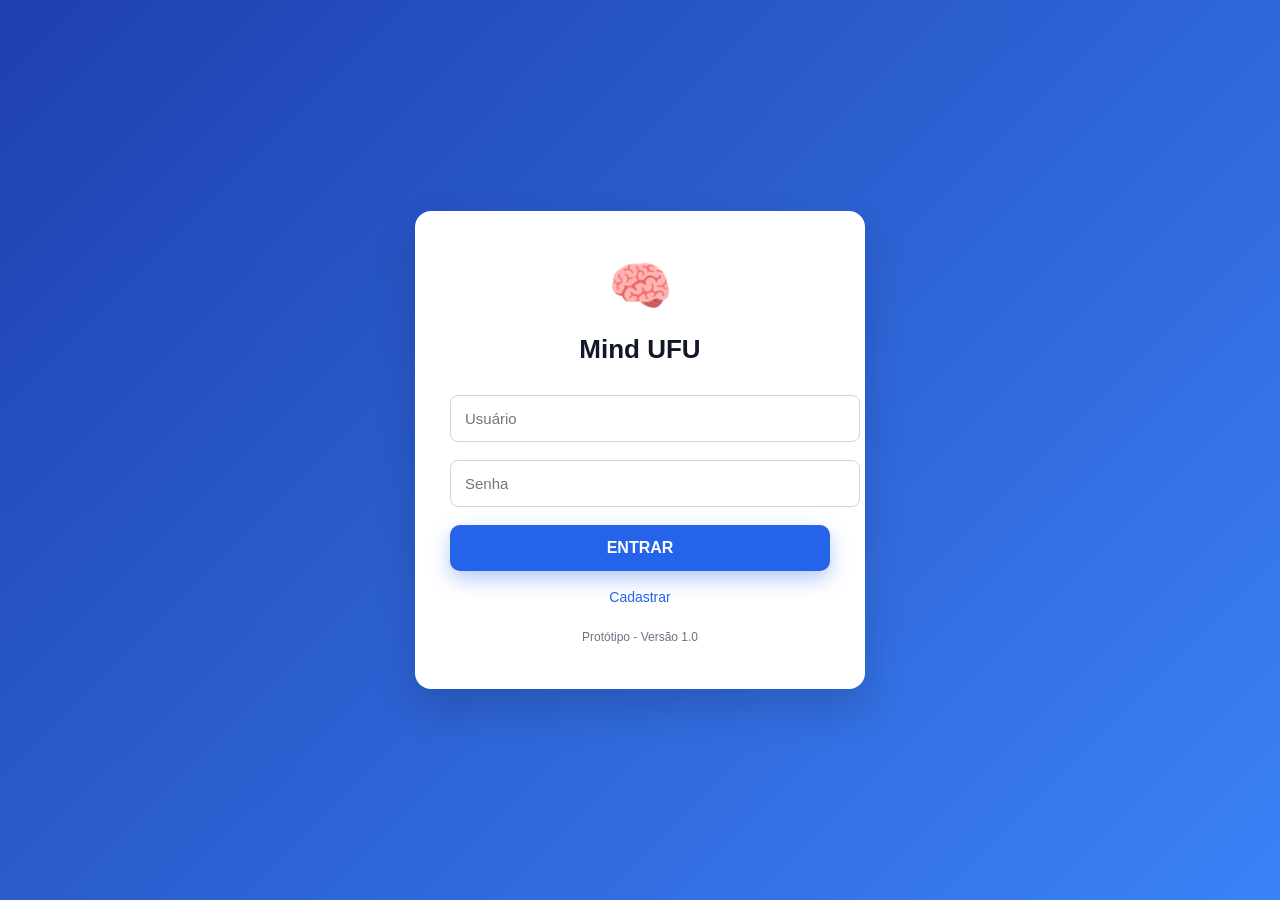
<file: index.html>
<!DOCTYPE html>
<html lang="pt-BR">
<head>
    <meta charset="UTF-8">
    <meta name="viewport" content="width=device-width, initial-scale=1.0">
    <title>Login - Mind UFU</title>
    <style>
        body {
            margin: 0;
            font-family: "Segoe UI", sans-serif;
            background: linear-gradient(135deg, #1e40af, #3b82f6);
            height: 100vh;
            display: flex;
            align-items: center;
            justify-content: center;
        }

        .login-card {
            background: #fff;
            width: 100%;
            max-width: 380px;
            padding: 45px 35px;
            border-radius: 16px;
            text-align: center;
            box-shadow: 0 20px 40px rgba(0,0,0,0.15);
        }

        .logo {
            font-size: 52px;
            margin-bottom: 10px;
        }

        h1 {
            margin-bottom: 30px;
            color: #111827;
            font-size: 26px;
        }

        input {
            width: 100%;
            padding: 14px;
            margin-bottom: 18px;
            border-radius: 8px;
            border: 1px solid #d1d5db;
            font-size: 15px;
            transition: all 0.2s ease;
        }

        input:focus {
            outline: none;
            border-color: #2563eb;
            box-shadow: 0 0 0 3px rgba(37, 99, 235, 0.15);
        }

        button {
            width: 100%;
            padding: 14px;
            background: #2563eb;
            color: #fff;
            font-size: 16px;
            font-weight: 600;
            border: none;
            border-radius: 10px;
            cursor: pointer;
            transition: all 0.2s ease;
            box-shadow: 0 8px 20px rgba(37, 99, 235, 0.35);
        }

        button:hover {
            background: #1d4ed8;
            transform: translateY(-1px);
        }

        .links {
            margin-top: 18px;
        }

        .links a {
            display: block;
            font-size: 14px;
            color: #2563eb;
            text-decoration: none;
            margin-top: 6px;
        }

        .links a:hover {
            text-decoration: underline;
        }

        .footer {
            margin-top: 25px;
            font-size: 12px;
            color: #6b7280;
        }
    </style>
</head>
<body>
    <div class="login-card">
        <span class="logo">🧠</span>
        <h1>Mind UFU</h1>

        <form onsubmit="event.preventDefault(); window.location.href='dashboard.php'">
            
            <input type="text" placeholder="Usuário" required>
            
            <input type="password" placeholder="Senha" required>

            <button type="submit">ENTRAR</button>
        </form>

         <div class="links">
            <a href="cadastro.html">Cadastrar</a>
        </div>

        <div class="footer">Protótipo - Versão 1.0</div>
    </div>
</body>
</html>
</file>
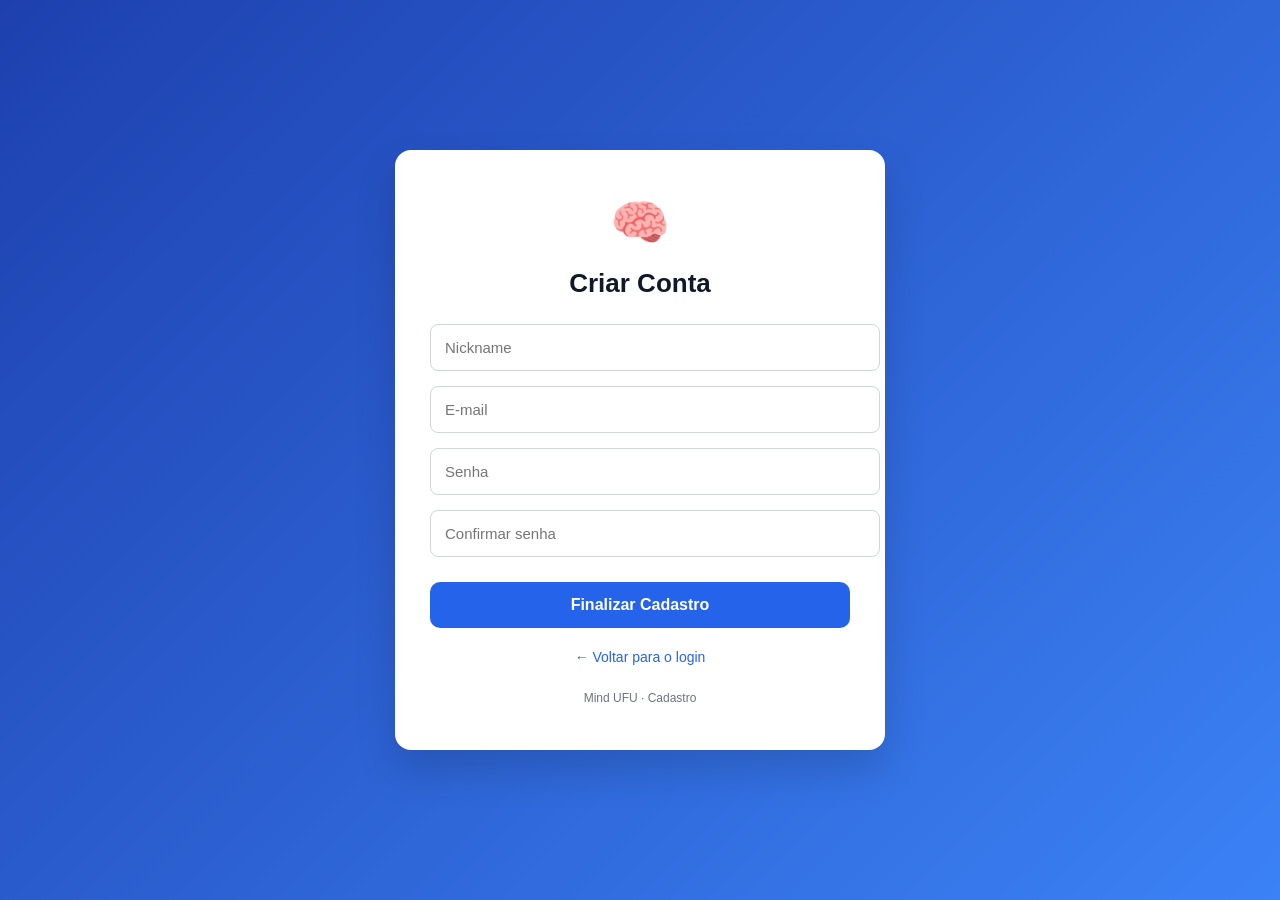
<file: cadastro.html>
<!DOCTYPE html>
<html lang="pt-BR">
<head>
    <meta charset="UTF-8">
    <meta name="viewport" content="width=device-width, initial-scale=1.0">
    <title>Cadastro - Mind UFU</title>

    <style>
        body {
            margin: 0;
            font-family: "Segoe UI", sans-serif;
            background: linear-gradient(135deg, #1e40af, #3b82f6);
            height: 100vh;
            display: flex;
            align-items: center;
            justify-content: center;
        }

        .card {
            background: #ffffff;
            width: 100%;
            max-width: 420px;
            padding: 45px 35px;
            border-radius: 16px;
            text-align: center;
            box-shadow: 0 20px 40px rgba(0,0,0,0.15);
        }

        .logo {
            font-size: 48px;
            margin-bottom: 10px;
        }

        h1 {
            margin-bottom: 25px;
            color: #111827;
            font-size: 26px;
        }

        input {
            width: 100%;
            padding: 14px;
            margin-bottom: 15px;
            border-radius: 8px;
            border: 1px solid #d1d5db;
            font-size: 15px;
        }

        button {
            width: 100%;
            padding: 14px;
            margin-top: 10px;
            background: #2563eb;
            color: #ffffff;
            font-size: 16px;
            font-weight: 600;
            border: none;
            border-radius: 10px;
            cursor: pointer;
        }

        button:hover {
            background: #1d4ed8;
        }

        .links {
            margin-top: 20px;
        }

        .links a {
            font-size: 14px;
            color: #2563eb;
            text-decoration: none;
        }

        .footer {
            margin-top: 25px;
            font-size: 12px;
            color: #6b7280;
        }
    </style>
</head>

<body>
    <div class="card">
        <div class="logo">🧠</div>
        <h1>Criar Conta</h1>

        <form method="POST" action="php/criar_usuario.php">
            <input type="text" name="nome" placeholder="Nickname" required>
            <input type="email" name="email" placeholder="E-mail" required>
            <input type="password" name="senha" placeholder="Senha" required>
            <input type="password" name="confirmar_senha" placeholder="Confirmar senha" required>

            <button type="submit">Finalizar Cadastro</button>
        </form>

        <div class="links">
            <a href="index.html">← Voltar para o login</a>
        </div>

        <div class="footer">Mind UFU · Cadastro</div>
    </div>
</body>
</html>
</file>
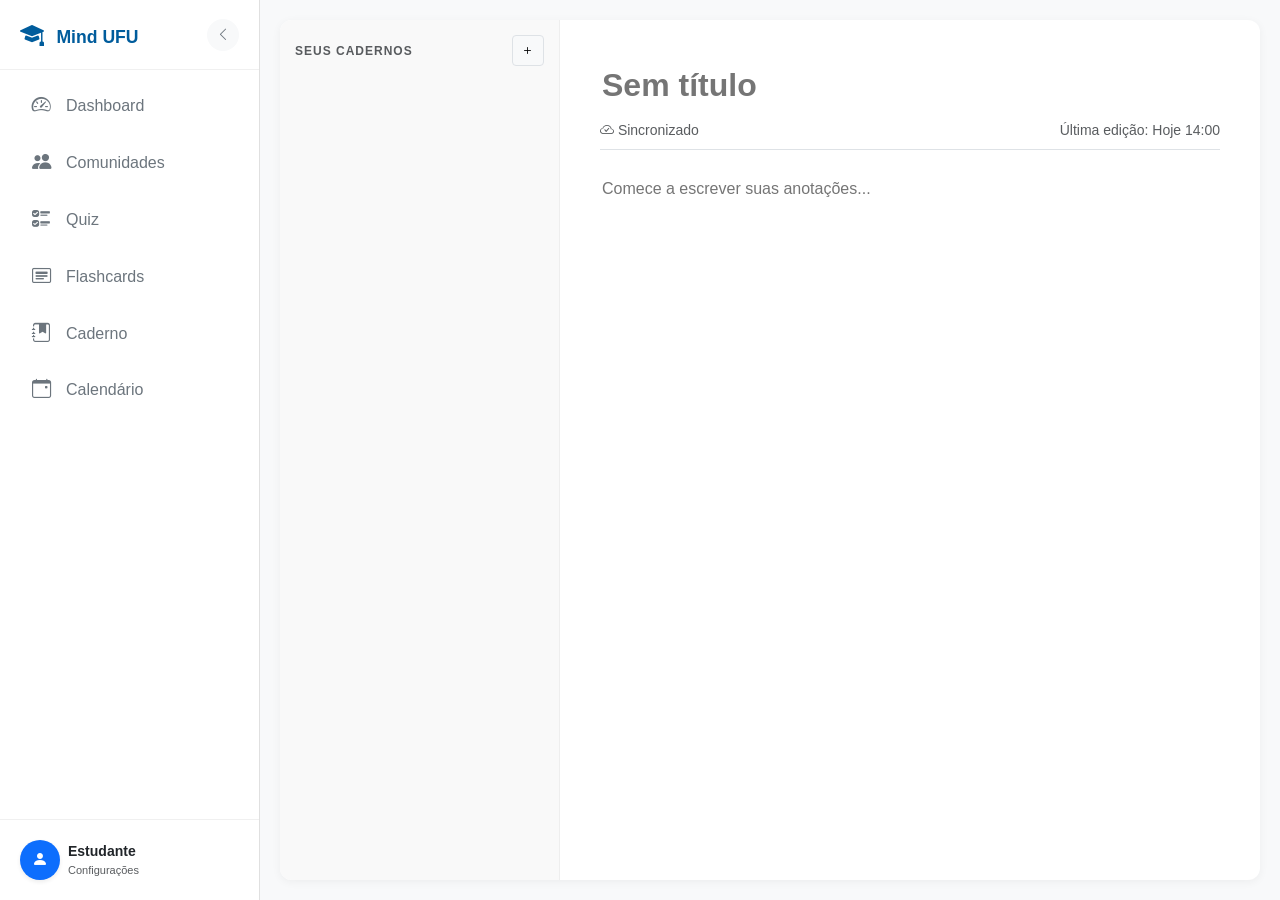
<file: caderno.html>
<!DOCTYPE html>
<html lang="pt-BR">
<head>
    <meta charset="UTF-8">
    <title>Caderno - Mind UFU</title>
    
    <link href="https://cdn.jsdelivr.net/npm/bootstrap@5.3.0/dist/css/bootstrap.min.css" rel="stylesheet">
    <link rel="stylesheet" href="https://cdn.jsdelivr.net/npm/bootstrap-icons@1.11.3/font/bootstrap-icons.min.css">
    <link rel="stylesheet" href="assets/css/style-global.css">

    <style>
        .notebook-wrapper { display: flex; height: calc(100vh - 40px); background: white; border-radius: 12px; overflow: hidden; box-shadow: 0 2px 10px rgba(0,0,0,0.05); }
        
        .notion-tree { 
            width: 280px; background: #f9f9f9; border-right: 1px solid #eee; 
            overflow-y: auto; padding: 15px; flex-shrink: 0; 
        }
        
        .editor-area { flex-grow: 1; padding: 40px; overflow-y: auto; }

        .tree-item { padding: 6px 10px; cursor: pointer; border-radius: 4px; font-size: 14px; color: #444; margin-bottom: 2px; }
        .tree-item:hover { background: #e9e9e9; }
        
        #note-title { font-size: 32px; font-weight: 700; border: none; outline: none; width: 100%; margin-bottom: 10px; color: #2c2c2c; }
        #note-body { border: none; outline: none; width: 100%; min-height: 60vh; font-size: 16px; line-height: 1.6; resize: none; color: #37352f; }
        
        @media (max-width: 768px) {
            .notebook-wrapper { flex-direction: column; }
            .notion-tree { width: 100%; height: 200px; border-bottom: 1px solid #eee; }
        }
    </style>
</head>
<body>

<div class="app-wrapper">
    <div id="sidebar-container"></div>

    <main class="main-content">
        <div class="notebook-wrapper">
            
            <aside class="notion-tree">
                <div class="d-flex justify-content-between align-items-center mb-3">
                    <span class="fw-bold text-muted" style="font-size: 12px; letter-spacing: 1px;">SEUS CADERNOS</span>
                    <button class="btn btn-sm btn-light border" onclick="criarItem('disciplina')"><i class="bi bi-plus"></i></button>
                </div>
                <div id="hierarquia-lista">
                    </div>
            </aside>

            <div class="editor-area">
                <input type="text" id="note-title" placeholder="Sem título" oninput="autoSave()">
                <div class="d-flex justify-content-between text-muted small border-bottom mb-4 pb-2">
                    <span id="save-status"><i class="bi bi-cloud-check"></i> Sincronizado</span>
                    <span>Última edição: Hoje 14:00</span>
                </div>
                <textarea id="note-body" placeholder="Comece a escrever suas anotações..." oninput="autoSave()"></textarea>
            </div>
        </div>
    </main>
</div>

<script src="https://code.jquery.com/jquery-3.6.0.min.js"></script>
<script src="https://cdn.jsdelivr.net/npm/bootstrap@5.3.0/dist/js/bootstrap.bundle.min.js"></script>
<script src="assets/js/sidebar.js"></script>

<script>
    let paginaAtivaId = null;

    $(document).ready(() => {
        if(typeof loadSidebar === 'function') loadSidebar();
        carregarMenu();
    });

    // MANTIVE SUAS FUNÇÕES ORIGINAIS
    function carregarMenu() {
        $.get('php/buscar_hierarquia.php', function(data) {
            try {
                const lista = JSON.parse(data);
                let html = '';
                lista.forEach(disc => {
                    html += `<div class="mt-2">
                        <div class="tree-item fw-bold d-flex justify-content-between align-items-center">
                            <span>📚 ${disc.nome}</span>
                            <button class="btn btn-sm py-0 px-1 text-muted" onclick="criarItem('pasta', ${disc.id})">+</button>
                        </div>`;
                    disc.pastas.forEach(pasta => {
                        html += `<div class="ps-3">
                            <div class="tree-item text-secondary d-flex justify-content-between align-items-center">
                                <span>📁 ${pasta.nome}</span>
                                <button class="btn btn-sm py-0 px-1 text-muted" onclick="criarItem('pagina', ${pasta.id})">+</button>
                            </div>`;
                        pasta.paginas.forEach(pag => {
                            html += `<div class="ps-3 tree-item" onclick="abrirPagina(${pag.id})">📄 ${pag.titulo}</div>`;
                        });
                        html += `</div>`;
                    });
                    html += `</div>`;
                });
                $('#hierarquia-lista').html(html);
            } catch(e) { console.log("Erro JSON menu"); }
        });
    }

    function abrirPagina(id) {
        paginaAtivaId = id;
        $.get('php/buscar_pagina.php', { id: id }, function(data) {
            try {
                const p = JSON.parse(data);
                $('#note-title').val(p.titulo);
                $('#note-body').val(p.conteudo);
                $('#save-status').html('<i class="bi bi-check-circle"></i> Carregado');
            } catch(e) {}
        });
    }

    function autoSave() {
        if (!paginaAtivaId) return;
        $('#save-status').text("Sincronizando...");
        $.post('php/salvar_pagina.php', {
            id: paginaAtivaId,
            titulo: $('#note-title').val(),
            conteudo: $('#note-body').val()
        }, function(res) {
            if(res.trim() === "Sucesso") $('#save-status').html('<i class="bi bi-cloud-check"></i> Salvo');
        });
    }

    function criarItem(tipo, pai_id = 0) {
        const nome = prompt(`Nome da ${tipo}:`);
        if(nome) $.post('php/criar_item.php', { tipo, nome, pai_id }, () => carregarMenu());
    }
</script>
</body>
</html>
</file>
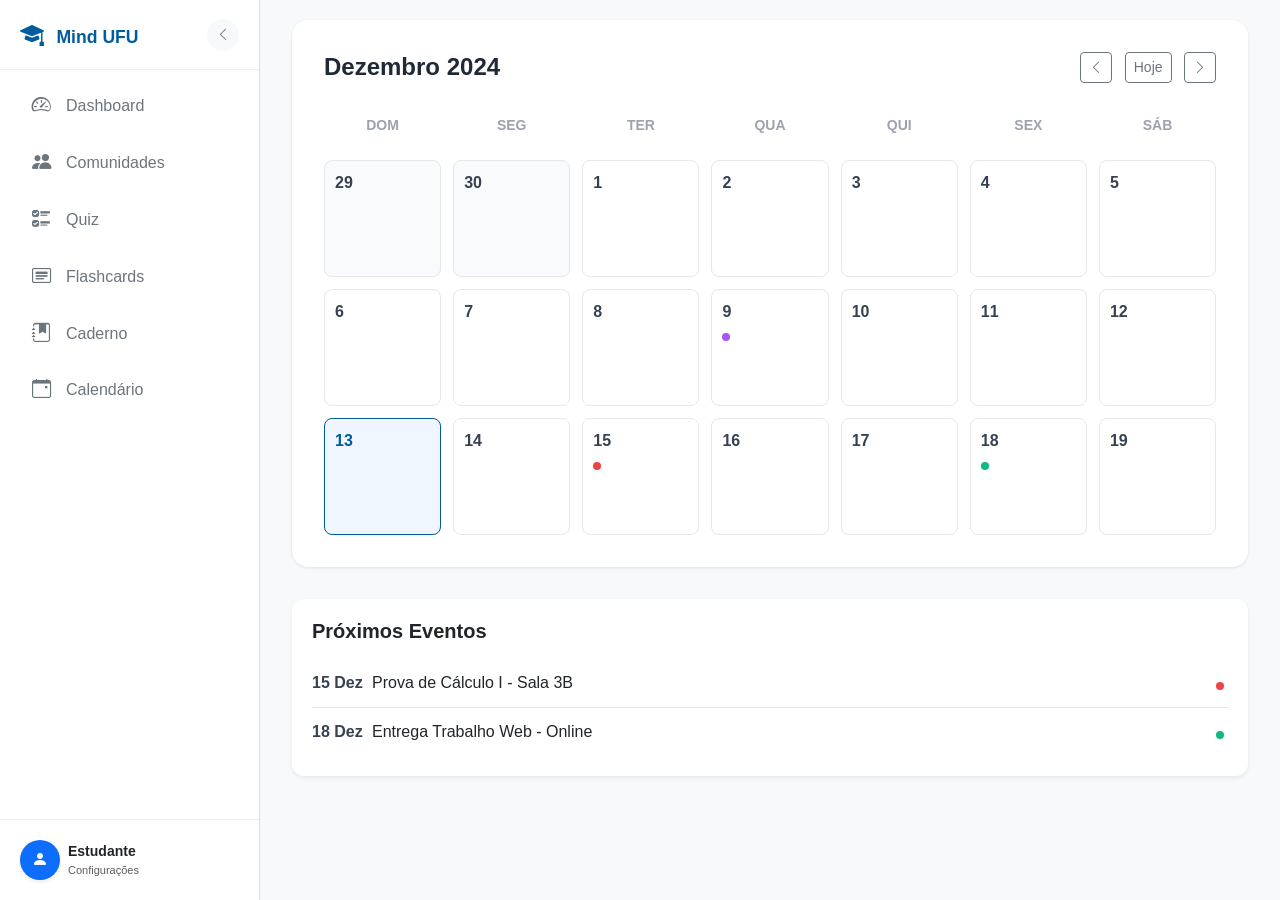
<file: calendario.html>
<!DOCTYPE html>
<html lang="pt-BR">
<head>
    <meta charset="UTF-8">
    <meta name="viewport" content="width=device-width, initial-scale=1.0">
    <title>Calendário - Mind UFU</title>
    
    <link href="https://cdn.jsdelivr.net/npm/bootstrap@5.3.0/dist/css/bootstrap.min.css" rel="stylesheet">
    <link rel="stylesheet" href="https://cdn.jsdelivr.net/npm/bootstrap-icons@1.11.3/font/bootstrap-icons.min.css">
    <link rel="stylesheet" href="assets/css/style-global.css">

    <style>
        /* CSS Específico do Calendário (Sem sidebar) */
        .calendar-container { background: white; border-radius: 16px; padding: 32px; box-shadow: 0 1px 3px rgba(0,0,0,0.1); }
        .calendar-header { display: flex; justify-content: space-between; align-items: center; margin-bottom: 32px; flex-wrap: wrap; gap: 10px; }
        .month-title { font-size: 24px; font-weight: bold; color: #1f2937; margin: 0; }
        
        .days-grid { display: grid; grid-template-columns: repeat(7, 1fr); gap: 12px; }
        .weekday { text-align: center; font-weight: 600; color: #9ca3af; padding-bottom: 12px; font-size: 14px; }
        
        .day { 
            aspect-ratio: 1; border: 1px solid #e5e7eb; border-radius: 8px; padding: 10px; 
            position: relative; transition: all 0.2s; cursor: pointer; background: white;
        }
        .day:hover { border-color: var(--ufu-indigo); background: #f9fafb; }
        .day-number { font-weight: 600; color: #374151; }
        .day.other-month { background: #f9fafb; color: #d1d5db; }
        .day.today { background: #eff6ff; border-color: var(--ufu-indigo); }
        .day.today .day-number { color: var(--ufu-indigo); }

        .event-dot {
            width: 8px; height: 8px; border-radius: 50%; margin-top: 6px; display: inline-block; margin-right: 4px;
        }
        .dot-red { background: #ef4444; }
        .dot-green { background: #10b981; }
        .dot-purple { background: #a855f7; }

        .event-list { margin-top: 32px; background: white; padding: 20px; border-radius: 12px; }
        .event-row { display: flex; align-items: center; padding: 12px 0; border-bottom: 1px solid #e5e7eb; }
        .event-date { width: 60px; font-weight: bold; color: #374151; }
        .event-desc { flex: 1; }
    </style>
</head>
<body>

<div class="app-wrapper">
    <div id="sidebar-container"></div>

    <main class="main-content">
        <div class="container-fluid">
            <div class="calendar-container">
                <div class="calendar-header">
                    <h2 class="month-title">Dezembro 2024</h2>
                    <div>
                        <button class="btn btn-outline-secondary btn-sm me-2"><i class="bi bi-chevron-left"></i></button>
                        <button class="btn btn-outline-secondary btn-sm me-2">Hoje</button>
                        <button class="btn btn-outline-secondary btn-sm"><i class="bi bi-chevron-right"></i></button>
                    </div>
                </div>

                <div class="days-grid">
                    <div class="weekday">DOM</div><div class="weekday">SEG</div><div class="weekday">TER</div><div class="weekday">QUA</div><div class="weekday">QUI</div><div class="weekday">SEX</div><div class="weekday">SÁB</div>

                    <div class="day other-month"><span class="day-number">29</span></div>
                    <div class="day other-month"><span class="day-number">30</span></div>
                    <div class="day"><span class="day-number">1</span></div>
                    <div class="day"><span class="day-number">2</span></div>
                    <div class="day"><span class="day-number">3</span></div>
                    <div class="day"><span class="day-number">4</span></div>
                    <div class="day"><span class="day-number">5</span></div>
                    
                    <div class="day"><span class="day-number">6</span></div>
                    <div class="day"><span class="day-number">7</span></div>
                    <div class="day"><span class="day-number">8</span></div>
                    <div class="day"><span class="day-number">9</span>
                        <div><span class="event-dot dot-purple"></span></div>
                    </div>
                    <div class="day"><span class="day-number">10</span></div>
                    <div class="day"><span class="day-number">11</span></div>
                    <div class="day"><span class="day-number">12</span></div>

                    <div class="day today"><span class="day-number">13</span></div>
                    <div class="day"><span class="day-number">14</span></div>
                    <div class="day"><span class="day-number">15</span>
                        <div><span class="event-dot dot-red"></span></div>
                    </div>
                    <div class="day"><span class="day-number">16</span></div>
                    <div class="day"><span class="day-number">17</span></div>
                    <div class="day"><span class="day-number">18</span>
                        <div><span class="event-dot dot-green"></span></div>
                    </div>
                    <div class="day"><span class="day-number">19</span></div>
                </div>
            </div>

            <div class="event-list shadow-sm">
                <h3 class="fw-bold mb-3 fs-5">Próximos Eventos</h3>
                <div class="event-row">
                    <div class="event-date">15 Dez</div>
                    <div class="event-desc">Prova de Cálculo I - Sala 3B</div>
                    <span class="event-dot dot-red"></span>
                </div>
                <div class="event-row border-0">
                    <div class="event-date">18 Dez</div>
                    <div class="event-desc">Entrega Trabalho Web - Online</div>
                    <span class="event-dot dot-green"></span>
                </div>
            </div>
        </div>
    </main>
</div>

<script src="https://code.jquery.com/jquery-3.6.0.min.js"></script>
<script src="https://cdn.jsdelivr.net/npm/bootstrap@5.3.0/dist/js/bootstrap.bundle.min.js"></script>
<script src="assets/js/sidebar.js"></script>
<script>
    $(document).ready(() => {
        if(typeof loadSidebar === 'function') loadSidebar();
    });
</script>
</body>
</html>
</file>
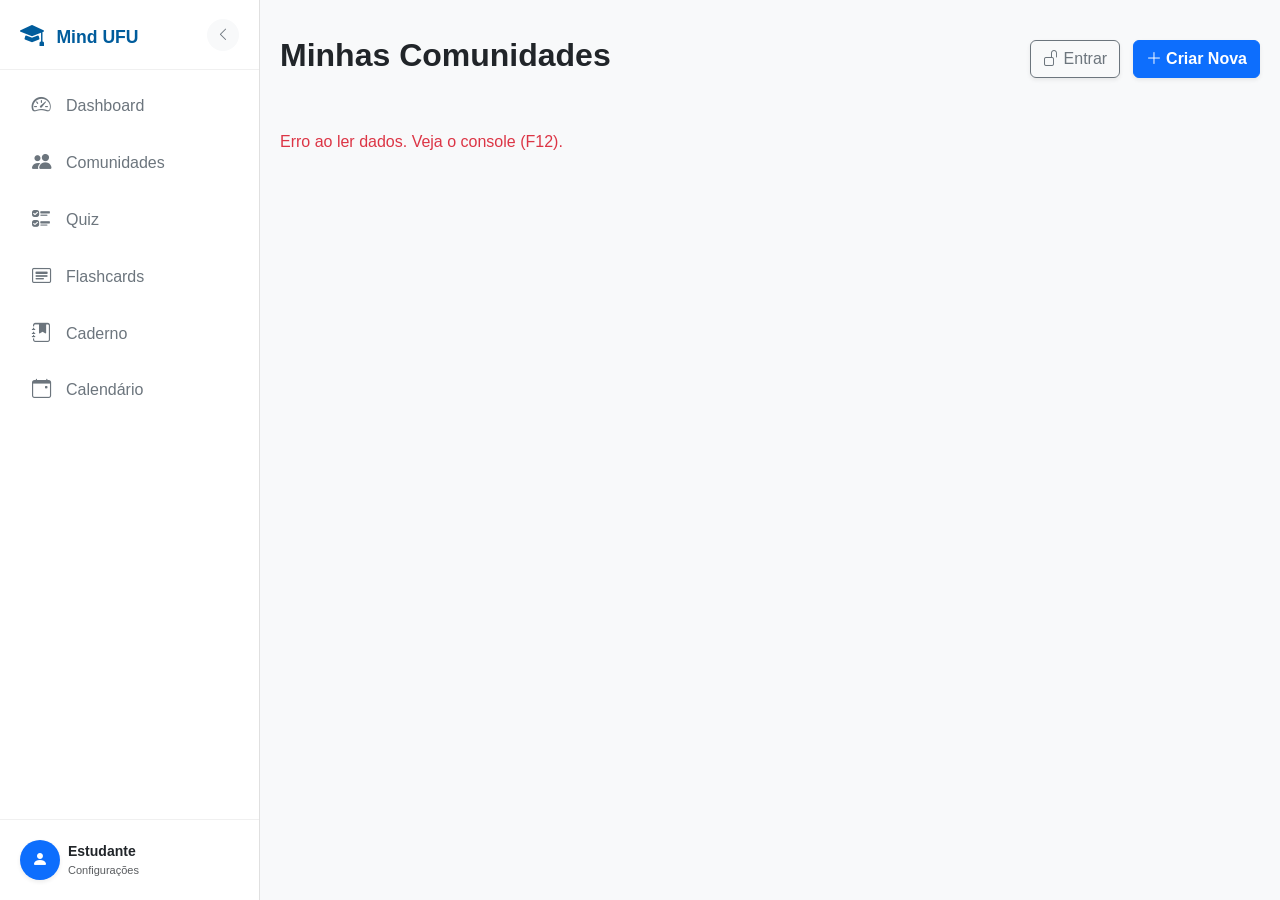
<file: comunidades.html>
<!DOCTYPE html>
<html lang="pt-BR">
<head>
    <meta charset="UTF-8">
    <meta name="viewport" content="width=device-width, initial-scale=1.0">
    <title>Comunidades - Mind UFU</title>
    
    <link href="https://cdn.jsdelivr.net/npm/bootstrap@5.3.0/dist/css/bootstrap.min.css" rel="stylesheet">
    <link rel="stylesheet" href="https://cdn.jsdelivr.net/npm/bootstrap-icons@1.11.3/font/bootstrap-icons.min.css">
    <link rel="stylesheet" href="assets/css/style-global.css">

    <style>
        /* Estilo local para os cards */
        .card-topo { 
            height: 100px; 
            display: flex; 
            align-items: center; 
            justify-content: center; 
            font-size: 40px; 
            border-radius: 10px 10px 0 0; 
            color: white; 
        }
    </style>
</head>
<body>

<div class="app-wrapper">
    
    <div id="sidebar-container"></div>

    <main class="main-content">
        <div class="container-fluid p-0">
            
            <div class="d-flex justify-content-between align-items-center mb-5 pt-3">
                <h2 class="fw-bold text-dark">Minhas Comunidades</h2>
                <div>
                    <button class="btn btn-outline-secondary shadow-sm me-2" data-bs-toggle="modal" data-bs-target="#modalEntrar">
                        <i class="bi bi-unlock"></i> Entrar
                    </button>
                    <button class="btn btn-primary fw-bold shadow-sm" data-bs-toggle="modal" data-bs-target="#modalCriar">
                        <i class="bi bi-plus-lg"></i> Criar Nova
                    </button>
                </div>
            </div>

            <div id="grid-comunidades" class="row row-cols-1 row-cols-md-2 row-cols-lg-3 g-4">
                <div class="text-center w-100 mt-5">
                    <div class="spinner-border text-primary" role="status"></div>
                    <p class="mt-2 text-muted">Carregando comunidades...</p>
                </div>
            </div>

        </div>
    </main>
</div>

<div class="modal fade" id="modalCriar" tabindex="-1">
    <div class="modal-dialog modal-dialog-centered">
        <div class="modal-content">
            <div class="modal-header">
                <h5 class="modal-title fw-bold">Criar Nova Comunidade</h5>
                <button type="button" class="btn-close" data-bs-dismiss="modal"></button>
            </div>
            <div class="modal-body">
                <div class="mb-3">
                    <label class="form-label">Nome da Matéria/Grupo</label>
                    <input type="text" id="novoNome" class="form-control" placeholder="Ex: Cálculo Numérico">
                </div>
                <div class="mb-3">
                    <label class="form-label">Cor do Card</label>
                    <input type="color" id="novoCor" class="form-control form-control-color" value="#0d6efd">
                </div>
            </div>
            <div class="modal-footer">
                <button type="button" class="btn btn-primary w-100" onclick="criarComunidade()">Gerar Código e Criar</button>
            </div>
        </div>
    </div>
</div>

<div class="modal fade" id="modalEntrar" tabindex="-1">
    <div class="modal-dialog modal-dialog-centered">
        <div class="modal-content">
            <div class="modal-header">
                <h5 class="modal-title fw-bold">Entrar em Comunidade</h5>
                <button type="button" class="btn-close" data-bs-dismiss="modal"></button>
            </div>
            <div class="modal-body">
                <div class="text-center mb-3">
                    <i class="bi bi-qr-code fs-1 text-primary"></i>
                </div>
                <label class="form-label">Insira o Código da Turma</label>
                <input type="text" id="codigoEntrada" class="form-control text-center fs-4 fw-bold text-uppercase" placeholder="EX: A1B2C3">
                <div id="msgErro" class="text-danger mt-2 small text-center"></div>
            </div>
            <div class="modal-footer">
                <button type="button" class="btn btn-success w-100" onclick="entrarComunidade()">Entrar</button>
            </div>
        </div>
    </div>
</div>

<script src="https://code.jquery.com/jquery-3.6.0.min.js"></script>
<script src="https://cdn.jsdelivr.net/npm/bootstrap@5.3.0/dist/js/bootstrap.bundle.min.js"></script>
<script src="assets/js/sidebar.js"></script>

<script src="https://code.jquery.com/jquery-3.6.0.min.js"></script>
<script src="https://cdn.jsdelivr.net/npm/bootstrap@5.3.0/dist/js/bootstrap.bundle.min.js"></script>
<script src="assets/js/sidebar.js"></script>

<script>
    
    const API_URL = 'php/api_comunidades.php'; 

    $(document).ready(() => {
        if(typeof loadSidebar === 'function') loadSidebar();
        listarComunidades();
    });

    function listarComunidades() {
        $.get(API_URL, { acao: 'listar' })
            .done(function(data) {
                try {
                    const lista = (typeof data === 'string') ? JSON.parse(data) : data;
                    let html = '';
                    
                    if(lista.length === 0) {
                        $('#grid-comunidades').html('<div class="text-muted text-center w-100 p-5">Nenhuma comunidade encontrada. Crie a primeira!</div>');
                        return;
                    }

                    lista.forEach(c => {
                        html += `
                        <div class="col">
                            <div class="card h-100 shadow-sm border-0 card-ufu">
                                <div class="card-topo" style="background-color: ${c.cor || '#0d6efd'};">
                                    <i class="${c.icone || 'bi-people-fill'}"></i>
                                </div>
                                <div class="card-body text-center p-4">
                                    <h5 class="fw-bold mb-1">${c.nome}</h5>
                                    <div class="badge bg-light text-dark mb-3 border">Cód: ${c.codigo}</div>
                                    <a href="ver_comunidade.html?id=${c.id}" class="btn btn-outline-primary w-100 fw-bold py-2">
                                        <i class="bi bi-eye"></i> Acessar
                                    </a>
                                </div>
                            </div>
                        </div>`;
                    });
                    $('#grid-comunidades').html(html);
                } catch(e) {
                    console.error("Erro JSON:", e, data);
                    $('#grid-comunidades').html('<div class="text-danger">Erro ao ler dados. Veja o console (F12).</div>');
                }
            })
            .fail(function(xhr, status, error) {
                console.error("Erro Ajax:", status, error);
                $('#grid-comunidades').html('<div class="text-danger p-4">Erro de conexão (404/500).<br>Certifique-se que <b>api_comunidades.php</b> está na mesma pasta que este arquivo.</div>');
            });
    }

    function criarComunidade() {
        const nome = $('#novoNome').val();
        const cor = $('#novoCor').val();
        
        if(!nome) return alert("Digite um nome!");

        // CORREÇÃO: Caminho unificado
        $.post(API_URL, { acao: 'criar', nome: nome, cor: cor }, function(res) {
            let dados = res;
            if(typeof res === 'string') { try { dados = JSON.parse(res); } catch(e){} }

            if(dados.status === 'sucesso') {
                alert(`Comunidade criada! Código: ${dados.codigo}`);
                bootstrap.Modal.getInstance(document.getElementById('modalCriar')).hide();
                listarComunidades();
            } else {
                alert("Erro: " + (dados.msg || "Desconhecido"));
            }
        });
    }

    function entrarComunidade() {
        const codigo = $('#codigoEntrada').val().toUpperCase();
        
        // CORREÇÃO: Caminho unificado
        $.post(API_URL, { acao: 'entrar', codigo: codigo }, function(res) {
            let dados = res;
            if(typeof res === 'string') { try { dados = JSON.parse(res); } catch(e){} }

            if(dados.status === 'sucesso') {
                bootstrap.Modal.getInstance(document.getElementById('modalEntrar')).hide();
                listarComunidades();
            } else {
                $('#msgErro').text(dados.msg || "Erro ao entrar");
            }
        });
    }
</script>

</body>
</html>
</file>
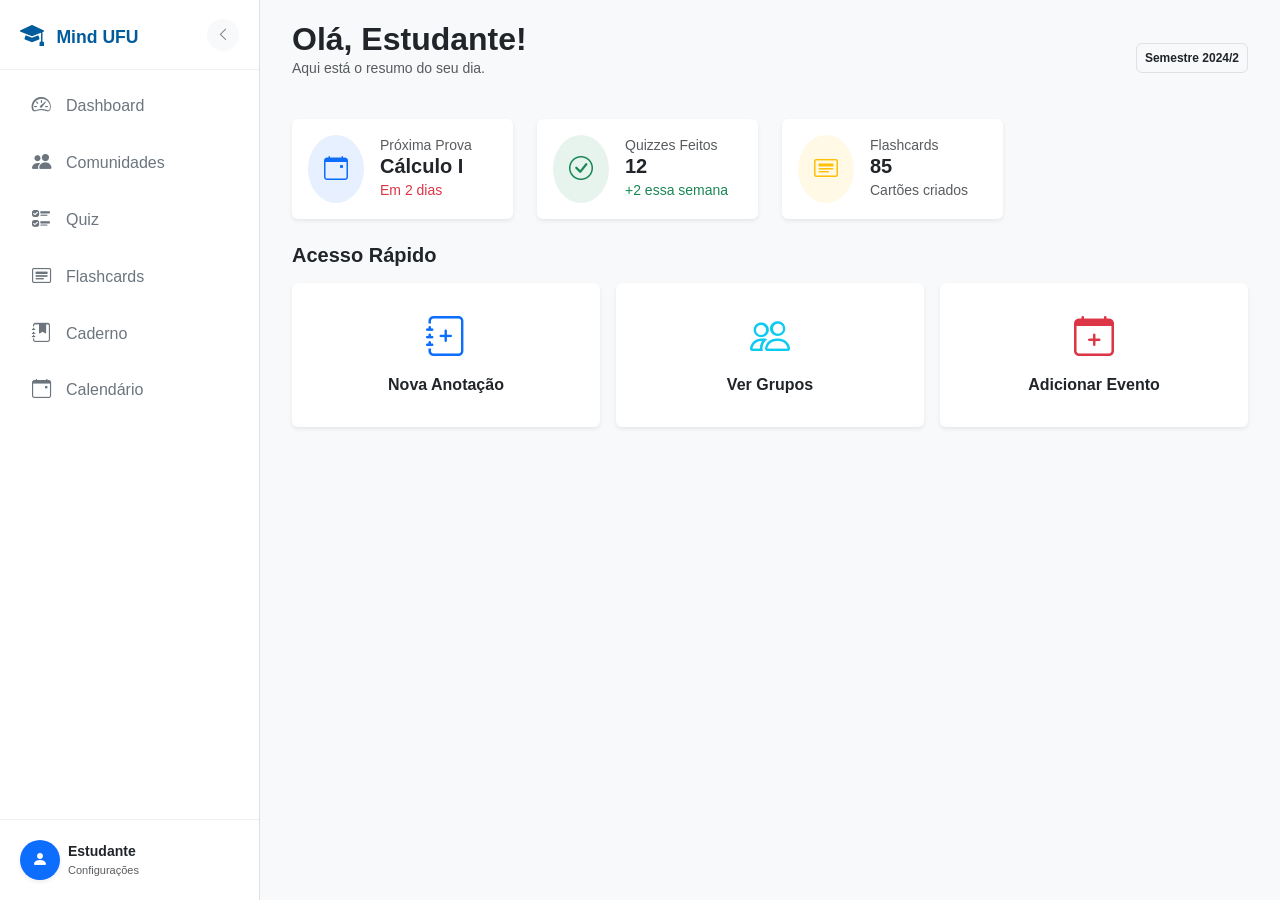
<file: dashboard.html>
<!DOCTYPE html>
<html lang="pt-BR">
<head>
    <meta charset="UTF-8">
    <meta name="viewport" content="width=device-width, initial-scale=1.0">
    <title>Dashboard - Mind UFU</title>
    
    <link href="https://cdn.jsdelivr.net/npm/bootstrap@5.3.0/dist/css/bootstrap.min.css" rel="stylesheet">
    <link rel="stylesheet" href="https://cdn.jsdelivr.net/npm/bootstrap-icons@1.11.3/font/bootstrap-icons.min.css">
    <link rel="stylesheet" href="assets/css/style-global.css">
</head>
<body>

<div class="app-wrapper">
    <div id="sidebar-container"></div>

    <main class="main-content">
        <div class="container-fluid">
            <div class="d-flex justify-content-between align-items-center mb-4">
                <div>
                    <h2 class="fw-bold text-dark m-0">Olá, Estudante! </h2>
                    <p class="text-muted small">Aqui está o resumo do seu dia.</p>
                </div>
                <span class="badge bg-light text-dark border p-2">Semestre 2024/2</span>
            </div>

            <div class="row g-4 mb-4">
                <div class="col-md-3">
                    <div class="card h-100 border-0 shadow-sm p-3">
                        <div class="d-flex align-items-center">
                            <div class="rounded-circle bg-primary bg-opacity-10 p-3 text-primary me-3">
                                <i class="bi bi-calendar-event fs-4"></i>
                            </div>
                            <div>
                                <h6 class="mb-0 text-muted small">Próxima Prova</h6>
                                <h5 class="fw-bold mb-0">Cálculo I</h5>
                                <small class="text-danger">Em 2 dias</small>
                            </div>
                        </div>
                    </div>
                </div>
                <div class="col-md-3">
                    <div class="card h-100 border-0 shadow-sm p-3">
                        <div class="d-flex align-items-center">
                            <div class="rounded-circle bg-success bg-opacity-10 p-3 text-success me-3">
                                <i class="bi bi-check-circle fs-4"></i>
                            </div>
                            <div>
                                <h6 class="mb-0 text-muted small">Quizzes Feitos</h6>
                                <h5 class="fw-bold mb-0">12</h5>
                                <small class="text-success">+2 essa semana</small>
                            </div>
                        </div>
                    </div>
                </div>
                <div class="col-md-3">
                    <div class="card h-100 border-0 shadow-sm p-3">
                        <div class="d-flex align-items-center">
                            <div class="rounded-circle bg-warning bg-opacity-10 p-3 text-warning me-3">
                                <i class="bi bi-card-heading fs-4"></i>
                            </div>
                            <div>
                                <h6 class="mb-0 text-muted small">Flashcards</h6>
                                <h5 class="fw-bold mb-0">85</h5>
                                <small class="text-muted">Cartões criados</small>
                            </div>
                        </div>
                    </div>
                </div>
            </div>

            <h5 class="fw-bold mb-3">Acesso Rápido</h5>
            <div class="row g-3">
                <div class="col-md-4">
                    <a href="caderno.html" class="text-decoration-none">
                        <div class="card border-0 shadow-sm p-4 hover-scale text-center">
                            <i class="bi bi-journal-plus fs-1 text-primary mb-2"></i>
                            <h6 class="fw-bold text-dark">Nova Anotação</h6>
                        </div>
                    </a>
                </div>
                <div class="col-md-4">
                    <a href="comunidades.html" class="text-decoration-none">
                        <div class="card border-0 shadow-sm p-4 hover-scale text-center">
                            <i class="bi bi-people fs-1 text-info mb-2"></i>
                            <h6 class="fw-bold text-dark">Ver Grupos</h6>
                        </div>
                    </a>
                </div>
                <div class="col-md-4">
                    <a href="calendario.html" class="text-decoration-none">
                        <div class="card border-0 shadow-sm p-4 hover-scale text-center">
                            <i class="bi bi-calendar-plus fs-1 text-danger mb-2"></i>
                            <h6 class="fw-bold text-dark">Adicionar Evento</h6>
                        </div>
                    </a>
                </div>
            </div>

        </div>
    </main>
</div>

<script src="https://code.jquery.com/jquery-3.6.0.min.js"></script>
<script src="https://cdn.jsdelivr.net/npm/bootstrap@5.3.0/dist/js/bootstrap.bundle.min.js"></script>
<script src="assets/js/sidebar.js"></script>
<script>
    $(document).ready(() => {
        if(typeof loadSidebar === 'function') loadSidebar();
    });
</script>

<style>
    .hover-scale { transition: transform 0.2s; }
    .hover-scale:hover { transform: translateY(-5px); }
</style>
</body>
</html>
</file>
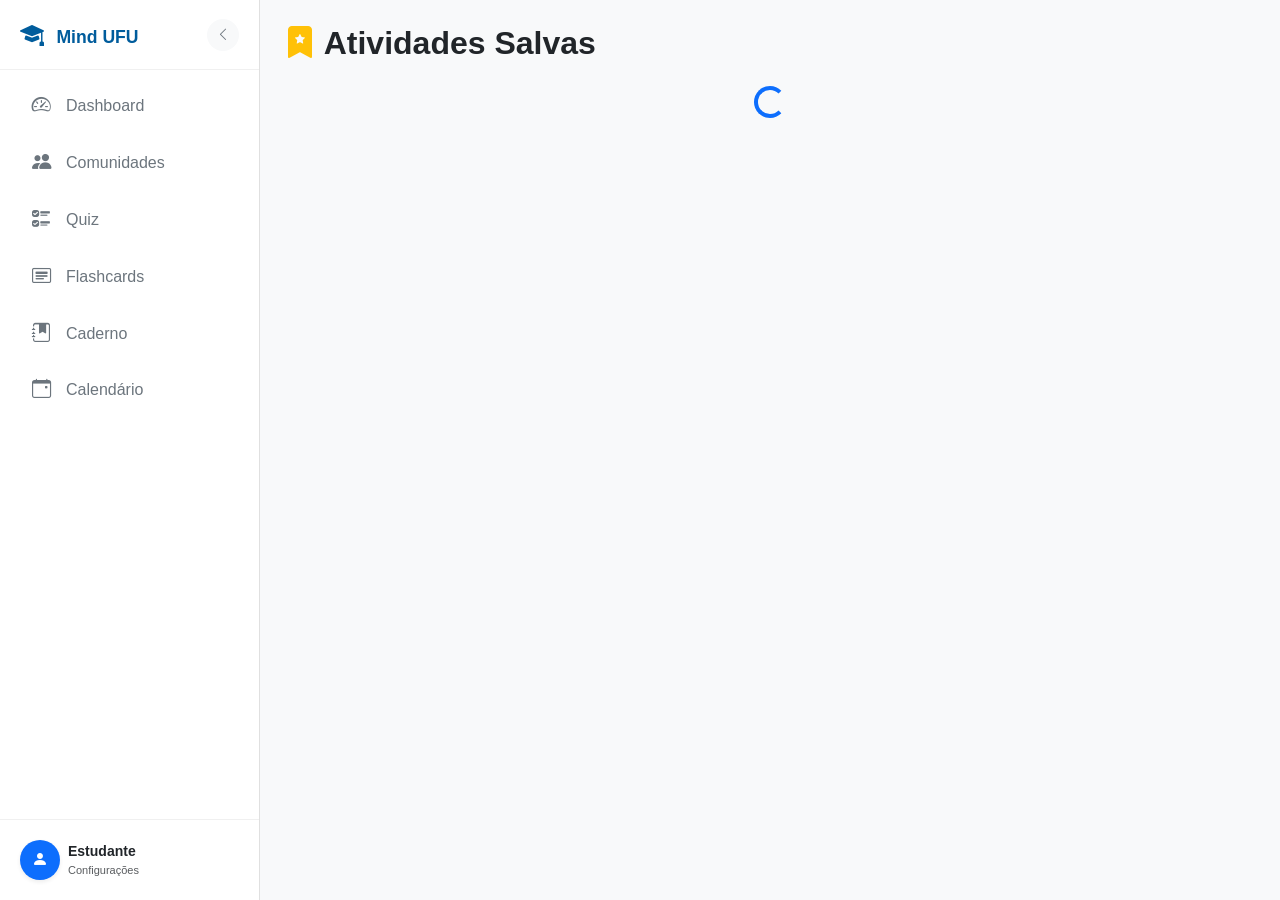
<file: meus_quizzes.html>
<!DOCTYPE html>
<html lang="pt-BR">
<head>
    <meta charset="UTF-8">
    <title>Meus Quizzes Salvos - Mind UFU</title>
    <link href="https://cdn.jsdelivr.net/npm/bootstrap@5.3.0/dist/css/bootstrap.min.css" rel="stylesheet">
    <link rel="stylesheet" href="https://cdn.jsdelivr.net/npm/bootstrap-icons@1.11.3/font/bootstrap-icons.min.css">
    <link rel="stylesheet" href="assets/css/style-global.css">
</head>
<body>

<div class="app-wrapper">
    <div id="sidebar-container"></div> <main class="main-content p-4">
        <h2 class="fw-bold mb-4"><i class="bi bi-bookmark-star-fill text-warning"></i> Atividades Salvas</h2>
        
        <div id="loading" class="text-center"><div class="spinner-border text-primary"></div></div>
        
        <div id="lista-salvos" class="row g-3">
            </div>
    </main>
</div>

<script src="https://code.jquery.com/jquery-3.6.0.min.js"></script>
<script src="assets/js/sidebar.js"></script>

<script>
    const API_URL = 'http://localhost/mind_ufu/php/api_comunidades.php';

    $(document).ready(() => {
        if(typeof loadSidebar === 'function') loadSidebar();
        carregarSalvos();
    });

    function carregarSalvos() {
        $.get(API_URL, { acao: 'listar_meus_quizzes' })
            .done(function(res) {
                let data = (typeof res === 'string') ? JSON.parse(res) : res;
                let html = '';

                if(data.length === 0) {
                    html = '<div class="col-12 text-center text-muted mt-5"><h5>Você ainda não salvou nenhuma atividade.</h5><p>Vá até uma comunidade e clique em "Salvar".</p></div>';
                } else {
                    data.forEach(q => {
                        html += `
                        <div class="col-md-6 col-lg-4">
                            <div class="card shadow-sm h-100 border-0">
                                <div class="card-body">
                                    <div class="d-flex justify-content-between mb-2">
                                        <span class="badge" style="background-color: ${q.comunidade_cor}">${q.comunidade_nome}</span>
                                        <button class="btn btn-sm text-danger" onclick="removerSalvo(${q.id})" title="Remover da lista"><i class="bi bi-x-lg"></i></button>
                                    </div>
                                    <h5 class="card-title fw-bold">${q.titulo}</h5>
                                    <p class="card-text small text-muted">${q.descricao || 'Sem descrição'}</p>
                                    <a href="realizar_quiz.html?id=${q.id}" class="btn btn-primary w-100 mt-3">
                                        <i class="bi bi-play-fill"></i> Resolver Agora
                                    </a>
                                </div>
                            </div>
                        </div>`;
                    });
                }
                $('#lista-salvos').html(html);
                $('#loading').hide();
            });
    }

    function removerSalvo(id) {
        if(confirm("Remover da sua lista?")) {
            $.post(API_URL, { acao: 'remover_salvo', quiz_id: id }, function() {
                carregarSalvos();
            });
        }
    }
</script>
</body>
</html>
</file>
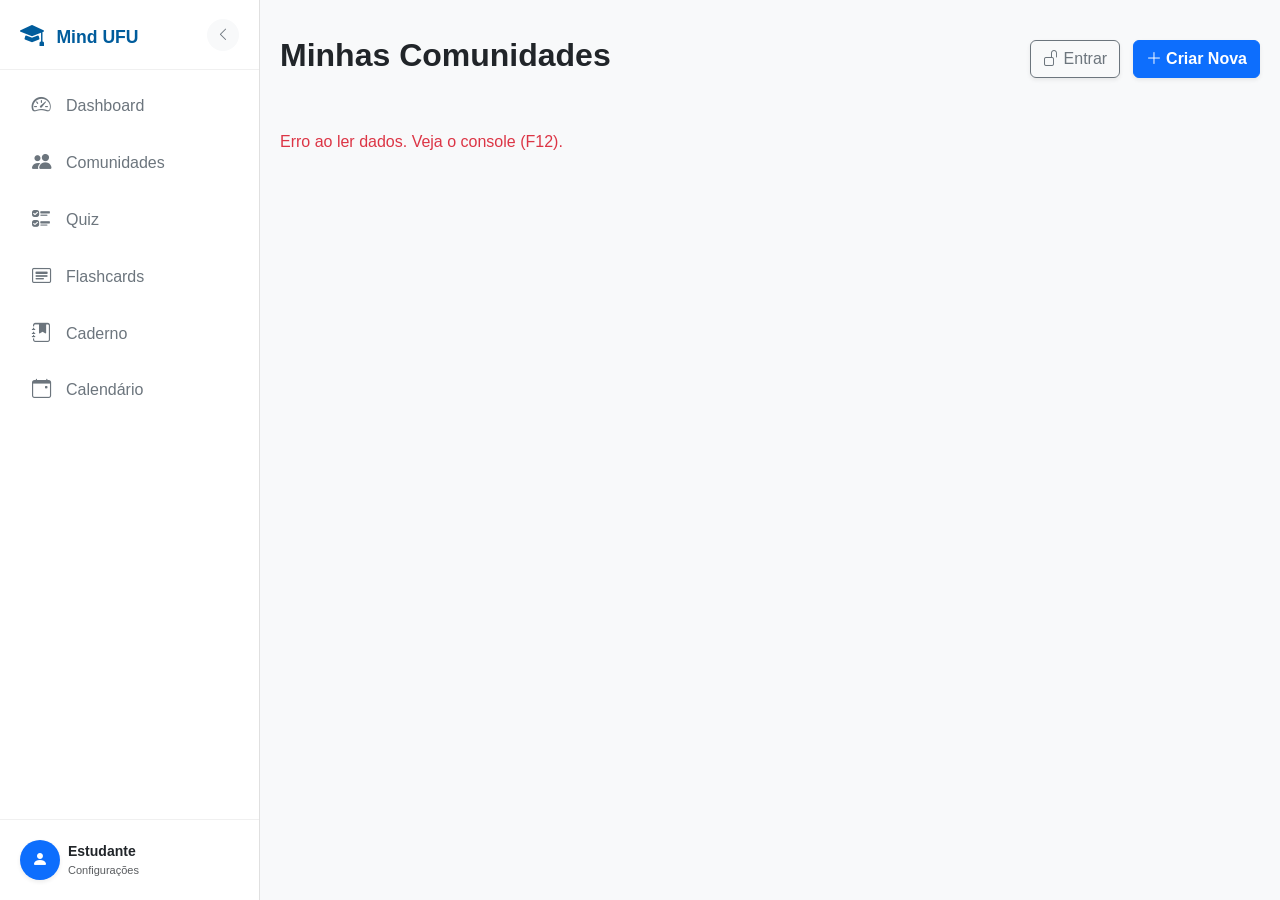
<file: ver_comunidade.html>
<!DOCTYPE html>
<html lang="pt-BR">
<head>
    <meta charset="UTF-8">
    <meta name="viewport" content="width=device-width, initial-scale=1.0">
    <title>Comunidade - Mind UFU</title>
    <link href="https://cdn.jsdelivr.net/npm/bootstrap@5.3.0/dist/css/bootstrap.min.css" rel="stylesheet">
    <link rel="stylesheet" href="https://cdn.jsdelivr.net/npm/bootstrap-icons@1.11.3/font/bootstrap-icons.min.css">
    <link rel="stylesheet" href="assets/css/style-global.css">

    <style>
        .comunidade-header {
            height: 200px; border-radius: 12px; color: white;
            display: flex; flex-direction: column; justify-content: flex-end;
            padding: 24px; margin-bottom: 24px; box-shadow: 0 4px 12px rgba(0,0,0,0.1);
            background-size: cover; background-position: center; transition: all 0.3s;
        }
        .nav-tabs .nav-link { color: var(--text-muted); font-weight: 500; cursor: pointer; }
        .nav-tabs .nav-link.active { color: var(--ufu-indigo); border-bottom: 3px solid var(--ufu-indigo); font-weight: bold; }
        
        .list-group-item-action:hover { background-color: #f8f9fa; }
    </style>
</head>
<body>

<div class="app-wrapper">
    <div id="sidebar-container"></div>

    <main class="main-content p-4">
        <a href="comunidades.html" class="btn btn-link text-decoration-none text-muted mb-3 ps-0">
            <i class="bi bi-arrow-left"></i> Voltar para Comunidades
        </a>

        <div id="loading" class="text-center mt-5"><div class="spinner-border text-primary"></div></div>

        <div id="conteudo-comunidade" style="display: none;">
            
            <div class="comunidade-header" id="header-bg">
                <h1 class="display-5 fw-bold" id="titulo-comunidade">...</h1>
                <div class="d-flex align-items-center gap-3">
                    <span class="badge bg-white text-dark fs-6">
                        Código: <span id="codigo-invite" class="font-monospace fw-bold">...</span>
                    </span>
                    <button class="btn btn-sm btn-outline-light border-0" onclick="copiarCodigo()">
                        <i class="bi bi-copy"></i> Copiar
                    </button>
                </div>
            </div>

            <ul class="nav nav-tabs mb-4">
                <li class="nav-item"><a class="nav-link active">Mural</a></li>
                <li class="nav-item"><a class="nav-link">Atividades</a></li>
                <li class="nav-item"><a class="nav-link">Membros</a></li>
            </ul>

            <div class="row">
                <div class="col-md-8">
                    <div class="d-flex justify-content-between align-items-center mb-3">
                        <h4 class="fw-bold text-dark">Questionários & Atividades</h4>
                        <button class="btn btn-primary btn-sm rounded-pill px-3 shadow-sm" data-bs-toggle="modal" data-bs-target="#modalQuiz">
                            <i class="bi bi-plus-lg"></i> Novo Quiz
                        </button>
                    </div>

                    <div id="lista-quiz" class="list-group list-group-flush shadow-sm rounded bg-white border-0">
                        </div>
                </div>

                <div class="col-md-4">
                    <div class="card border-0 shadow-sm p-3">
                        <h6 class="fw-bold text-muted text-uppercase small">Sobre</h6>
                        <p class="small text-muted mb-0">Bem-vindo! Aqui encontras materiais e testes criados pelos membros para auxiliar nos estudos.</p>
                    </div>
                </div>
            </div>
        </div>
    </main>
</div>

<div class="modal fade" id="modalQuiz" tabindex="-1">
    <div class="modal-dialog modal-dialog-centered">
        <div class="modal-content">
            <div class="modal-header">
                <h5 class="modal-title fw-bold">Criar Nova Atividade</h5>
                <button type="button" class="btn-close" data-bs-dismiss="modal"></button>
            </div>
            <div class="modal-body">
                <div class="mb-3">
                    <label class="form-label">Título</label>
                    <input type="text" id="quizTitulo" class="form-control" placeholder="Ex: Prova 1 - Derivadas">
                </div>
                <div class="mb-3">
                    <label class="form-label">Descrição</label>
                    <textarea id="quizDesc" class="form-control" rows="3" placeholder="Instruções para os alunos..."></textarea>
                </div>
            </div>
            <div class="modal-footer">
                <button type="button" class="btn btn-primary w-100" onclick="salvarQuiz()">Criar Rascunho</button>
            </div>
        </div>
    </div>
</div>

<script src="https://code.jquery.com/jquery-3.6.0.min.js"></script>
<script src="https://cdn.jsdelivr.net/npm/bootstrap@5.3.0/dist/js/bootstrap.bundle.min.js"></script>
<script src="assets/js/sidebar.js"></script>

<script>
   
    const API_URL = 'http://localhost/mind_ufu/php/api_comunidades.php'; 

    $(document).ready(() => {
        if(typeof loadSidebar === 'function') loadSidebar();
        
        const id = new URLSearchParams(window.location.search).get('id');
        
        if(id) {
            carregarDetalhes(id);
        } else {
            alert("Comunidade não identificada.");
            window.location.href = 'comunidades.html';
        }
    });

    function carregarDetalhes(id) {
        $.get(API_URL, { acao: 'detalhes', id: id })
            .done(function(res) {
                let data = (typeof res === 'string') ? JSON.parse(res) : res;

                if(data.status === 'sucesso') {
                    const info = data.dados;
                    const quizzes = data.quiz;
                    const myId = data.user_id;

                    $('#titulo-comunidade').text(info.nome);
                    $('#codigo-invite').text(info.codigo);
                    $('#header-bg').css('background-color', info.cor);
                    
                    let htmlQuiz = '';
                    if(quizzes && quizzes.length > 0) {
                        quizzes.forEach(q => {
                            const badge = q.publicado == 0 ? '<span class="badge bg-warning text-dark ms-2 small">Rascunho</span>' : '';
                            
                            const btnSalvar = `
                            <button onclick="salvarParaDepois(event, ${q.id})" class="btn btn-sm btn-outline-primary ms-2" title="Salvar para fazer depois">
                                <i class="bi bi-bookmark-plus"></i>
                            </button>`;

                            let botoesAdmin = '';
                            if(q.criador_id == myId) {
                                botoesAdmin = `
                                <a href="editor_quiz.html?id=${q.id}" class="btn btn-sm btn-outline-secondary ms-2" title="Editar">
                                    <i class="bi bi-pencil"></i>
                                </a>
                                <button onclick="excluirQuiz(event, ${q.id})" class="btn btn-sm btn-outline-danger ms-2" title="Excluir">
                                    <i class="bi bi-trash"></i>
                                </button>`;
                            }

                            const linkDestino = (q.publicado == 0) ? `editor_quiz.html?id=${q.id}` : `realizar_quiz.html?id=${q.id}`;

                            htmlQuiz += `
                                <div class="list-group-item list-group-item-action p-3 d-flex align-items-center">
                                    <div class="rounded-circle bg-light p-2 me-3 text-primary">
                                        <i class="bi bi-clipboard-data fs-4"></i>
                                    </div>
                                    <div style="flex-grow: 1; cursor: pointer;" onclick="window.location='${linkDestino}'">
                                        <div class="fw-bold text-dark">
                                            ${q.titulo} ${badge}
                                        </div>
                                        <small class="text-muted">
                                            Por: <span class="fw-bold text-dark">${q.autor_nome || 'Desconhecido'}</span> 
                                            • ${q.descricao || 'Sem descrição'}
                                        </small>
                                    </div>
                                    
                                    <div class="d-flex align-items-center">
                                        ${btnSalvar}
                                        ${botoesAdmin}
                                    </div>
                                </div>`;
                        });
                    } else {
                        htmlQuiz = '<div class="p-5 text-center text-muted border rounded bg-light">Nenhuma atividade postada ainda.</div>';
                    }
                    
                    $('#lista-quiz').html(htmlQuiz);
                    $('#loading').hide();
                    $('#conteudo-comunidade').fadeIn();
                } else {
                    alert("Erro: " + data.msg);
                }
            })
            .fail(function(xhr) {
                console.error(xhr);
                $('#loading').html(`<div class="alert alert-danger">Erro de conexão (${xhr.status}). Verifique o servidor PHP.</div>`);
            });
    }

    function salvarQuiz() {
        const id = new URLSearchParams(window.location.search).get('id');
        const titulo = $('#quizTitulo').val();
        const desc = $('#quizDesc').val();

        if(!titulo) return alert("Digite um título!");

        $.post(API_URL, {
            acao: 'criar_quiz',
            comunidade_id: id,
            titulo: titulo,
            descricao: desc
        }, function(res) {
            let data = (typeof res === 'string') ? JSON.parse(res) : res;

            if(data.status === 'sucesso') {
                bootstrap.Modal.getInstance(document.getElementById('modalQuiz')).hide();
                $('#quizTitulo').val(''); $('#quizDesc').val('');
                carregarDetalhes(id); 
                alert("Rascunho criado! Clique no item para editar.");
            } else {
                alert("Erro: " + data.msg);
            }
        });
    }

    function salvarParaDepois(e, id) {
        e.stopPropagation(); // Impede abrir o quiz ao clicar no botão
        
        $.post(API_URL, { acao: 'salvar_quiz_lista', quiz_id: id }, function(res) {
            let data = (typeof res === 'string') ? JSON.parse(res) : res;
            // Mostra mensagem de sucesso ou aviso se já estava salvo
            alert(data.msg);
        });
    }

    function excluirQuiz(e, id) {
        e.stopPropagation();
        if(confirm("Tem certeza que deseja apagar este quiz?")) {
            $.post(API_URL, { acao: 'excluir_quiz', quiz_id: id }, function() {
                carregarDetalhes(new URLSearchParams(window.location.search).get('id'));
            });
        }
    }

    function copiarCodigo() {
        navigator.clipboard.writeText($('#codigo-invite').text());
        alert("Código copiado!");
    }
</script>

</body>
</html>
</file>
<file: assets/css/style-global.css>
:root {
    --ufu-indigo: #005c9c;       
    --ufu-hover: #eef5fa;       
    --text-main: #2c2c2c;       
    --text-muted: #6c757d;       
    --bg-body: #f8f9fa;         
}

html, body {
    margin: 0;
    padding: 0;
    font-family: 'Segoe UI', Tahoma, Geneva, Verdana, sans-serif;
    background-color: var(--bg-body);
}

.app-wrapper {
    display: flex;
    min-height: 100vh; 
    width: 100%;
}


#sidebar-container {
    width: 260px;
    background: white;
    z-index: 100;
    flex-shrink: 0;         
    position: sticky;       
    top: 0;                
    height: 100vh;          
    border-right: 1px solid #e0e0e0;
}

.main-content {
    flex-grow: 1;           
    padding: 20px;
    width: calc(100% - 260px); 
}

.sidebar {
    height: 100%;
    display: flex;
    flex-direction: column;
    background-color: #ffffff;
}

.sidebar-header {
    height: 70px;
    display: flex;
    align-items: center;
    justify-content: space-between;
    padding: 0 20px;
    border-bottom: 1px solid #f0f0f0;
}

.brand-text { color: var(--ufu-indigo); font-weight: 700; font-size: 1.1rem; }
.brand-icon { color: var(--ufu-indigo); font-size: 1.5rem; margin-right: 8px; }

.nav-ufu { padding: 10px; overflow-y: auto; } 

.nav-ufu .nav-link {
    color: var(--text-muted) !important;
    font-weight: 500;
    display: flex;
    align-items: center;
    padding: 12px 16px;
    margin-bottom: 4px;
    border-radius: 8px;
    transition: all 0.2s ease;
    white-space: nowrap;
}

.nav-ufu .nav-link i {
    font-size: 1.2rem;
    min-width: 30px;
    text-align: center;
    margin-right: 10px;
}

.nav-ufu .nav-link:hover {
    background-color: var(--ufu-hover) !important;
    color: var(--ufu-indigo) !important;
    transform: translateX(4px);
}
.nav-ufu .nav-link:hover i { color: var(--ufu-indigo); }

.nav-ufu .nav-link.active {
    background-color: var(--ufu-indigo) !important;
    color: #ffffff !important;
    box-shadow: 0 4px 10px rgba(0, 92, 156, 0.25);
}
.nav-ufu .nav-link.active i { color: #ffffff !important; }

.sidebar-footer { margin-top: auto; padding: 20px; border-top: 1px solid #f0f0f0; }

.card-ufu {
    border: none !important;
    border-radius: 12px !important;
    box-shadow: 0 2px 8px rgba(0,0,0,0.05);
    transition: transform 0.2s;
    background: white;
    overflow: hidden;
}
.card-ufu:hover { transform: translateY(-5px); box-shadow: 0 8px 15px rgba(0,0,0,0.1); }

.card-topo {
    height: 100px; display: flex; align-items: center; justify-content: center;
    font-size: 40px; color: white; background-color: var(--ufu-indigo);
}

.comunidade-header {
    height: 200px; border-radius: 12px; color: white;
    display: flex; flex-direction: column; justify-content: flex-end;
    padding: 24px; margin-bottom: 24px; box-shadow: 0 4px 12px rgba(0,0,0,0.1);
    background-color: var(--ufu-indigo); /* Fallback */
}

.quiz-option-label {
    cursor: pointer; transition: all 0.2s; border: 1px solid #dee2e6;
}
.quiz-option-label:hover { background-color: #f8f9fa; border-color: var(--ufu-indigo); }
.form-check-input:checked + span { color: var(--ufu-indigo); font-weight: bold; }

#sidebar-container.collapsed { width: 80px; }
#sidebar-container.collapsed .brand-text, 
#sidebar-container.collapsed .nav-link span,
#sidebar-container.collapsed .user-text { display: none !important; }
#sidebar-container.collapsed .brand-container { justify-content: center; width: 100%; }
#sidebar-container.collapsed .nav-link { justify-content: center; padding: 15px 0; }
#sidebar-container.collapsed .nav-link i { margin: 0; }
#sidebar-container.collapsed ~ .main-content { width: calc(100% - 80px); } /* Ajusta largura do conteúdo */
</file>
